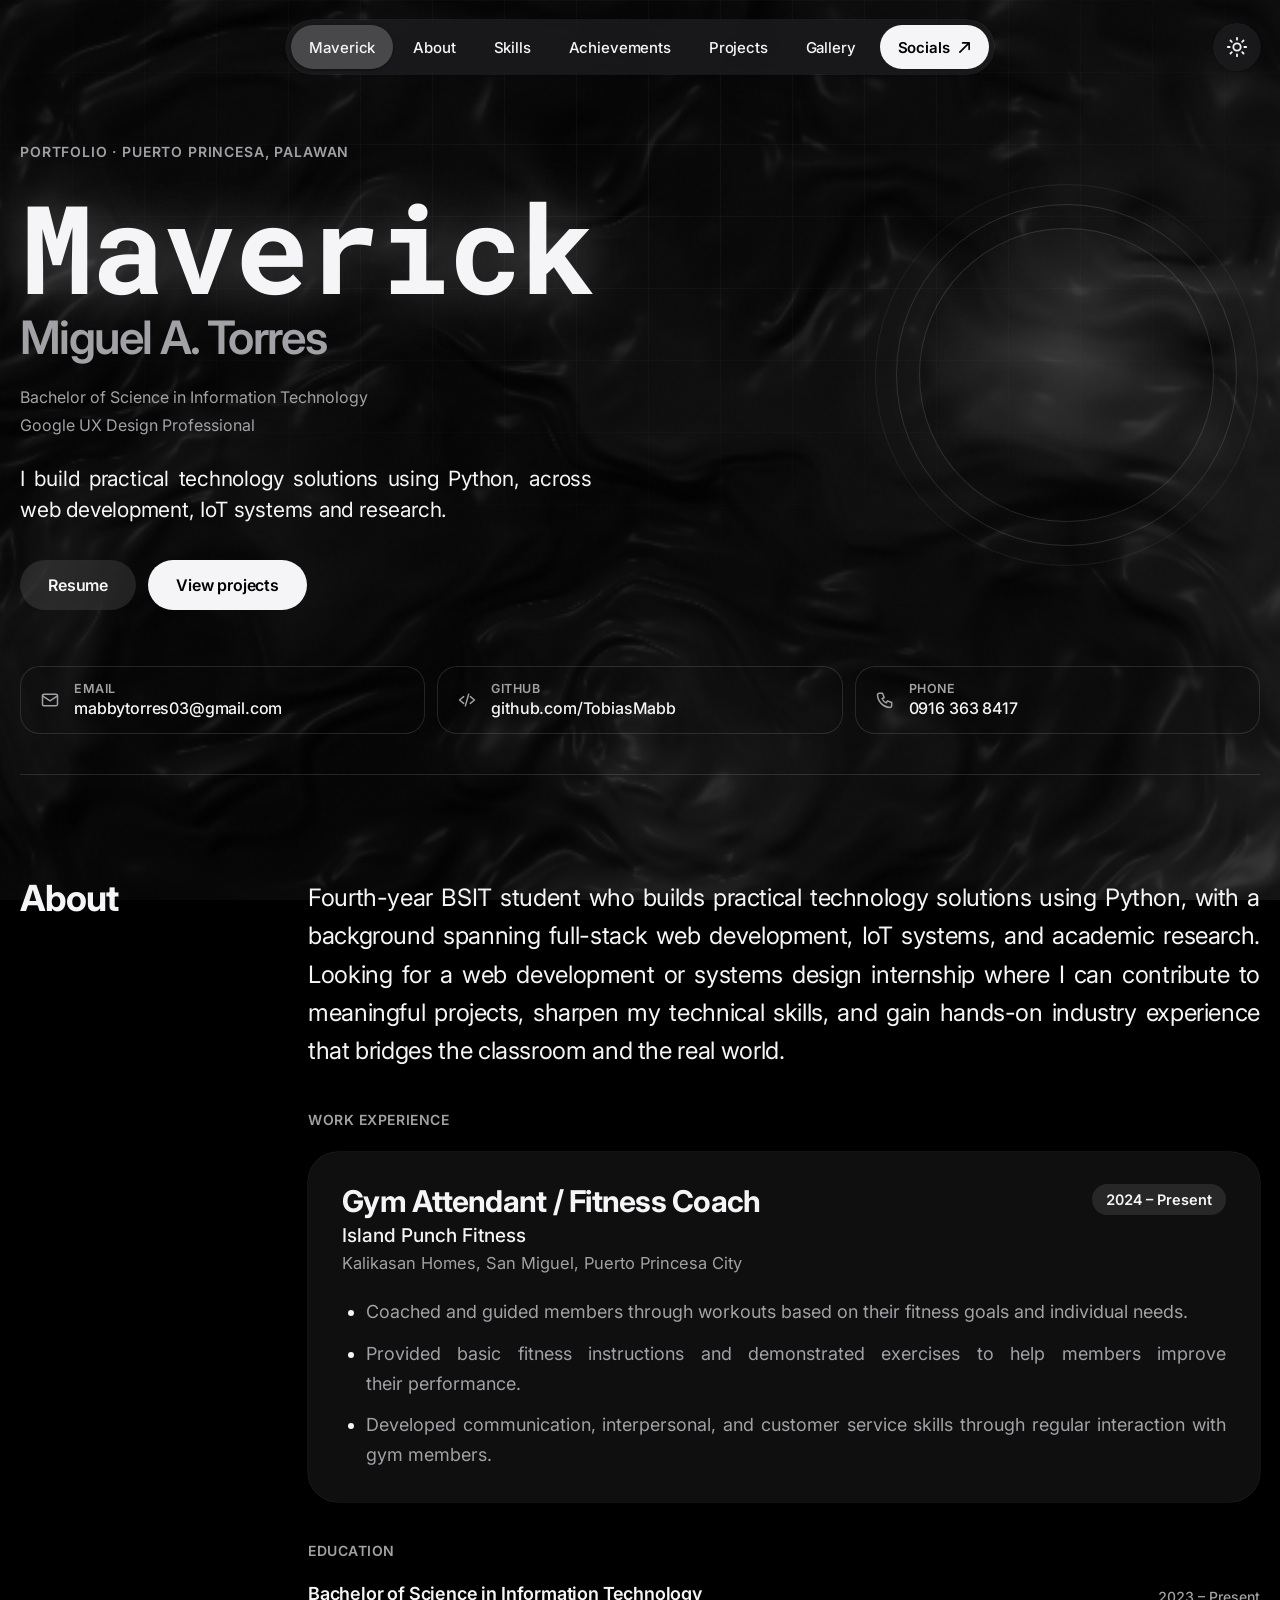
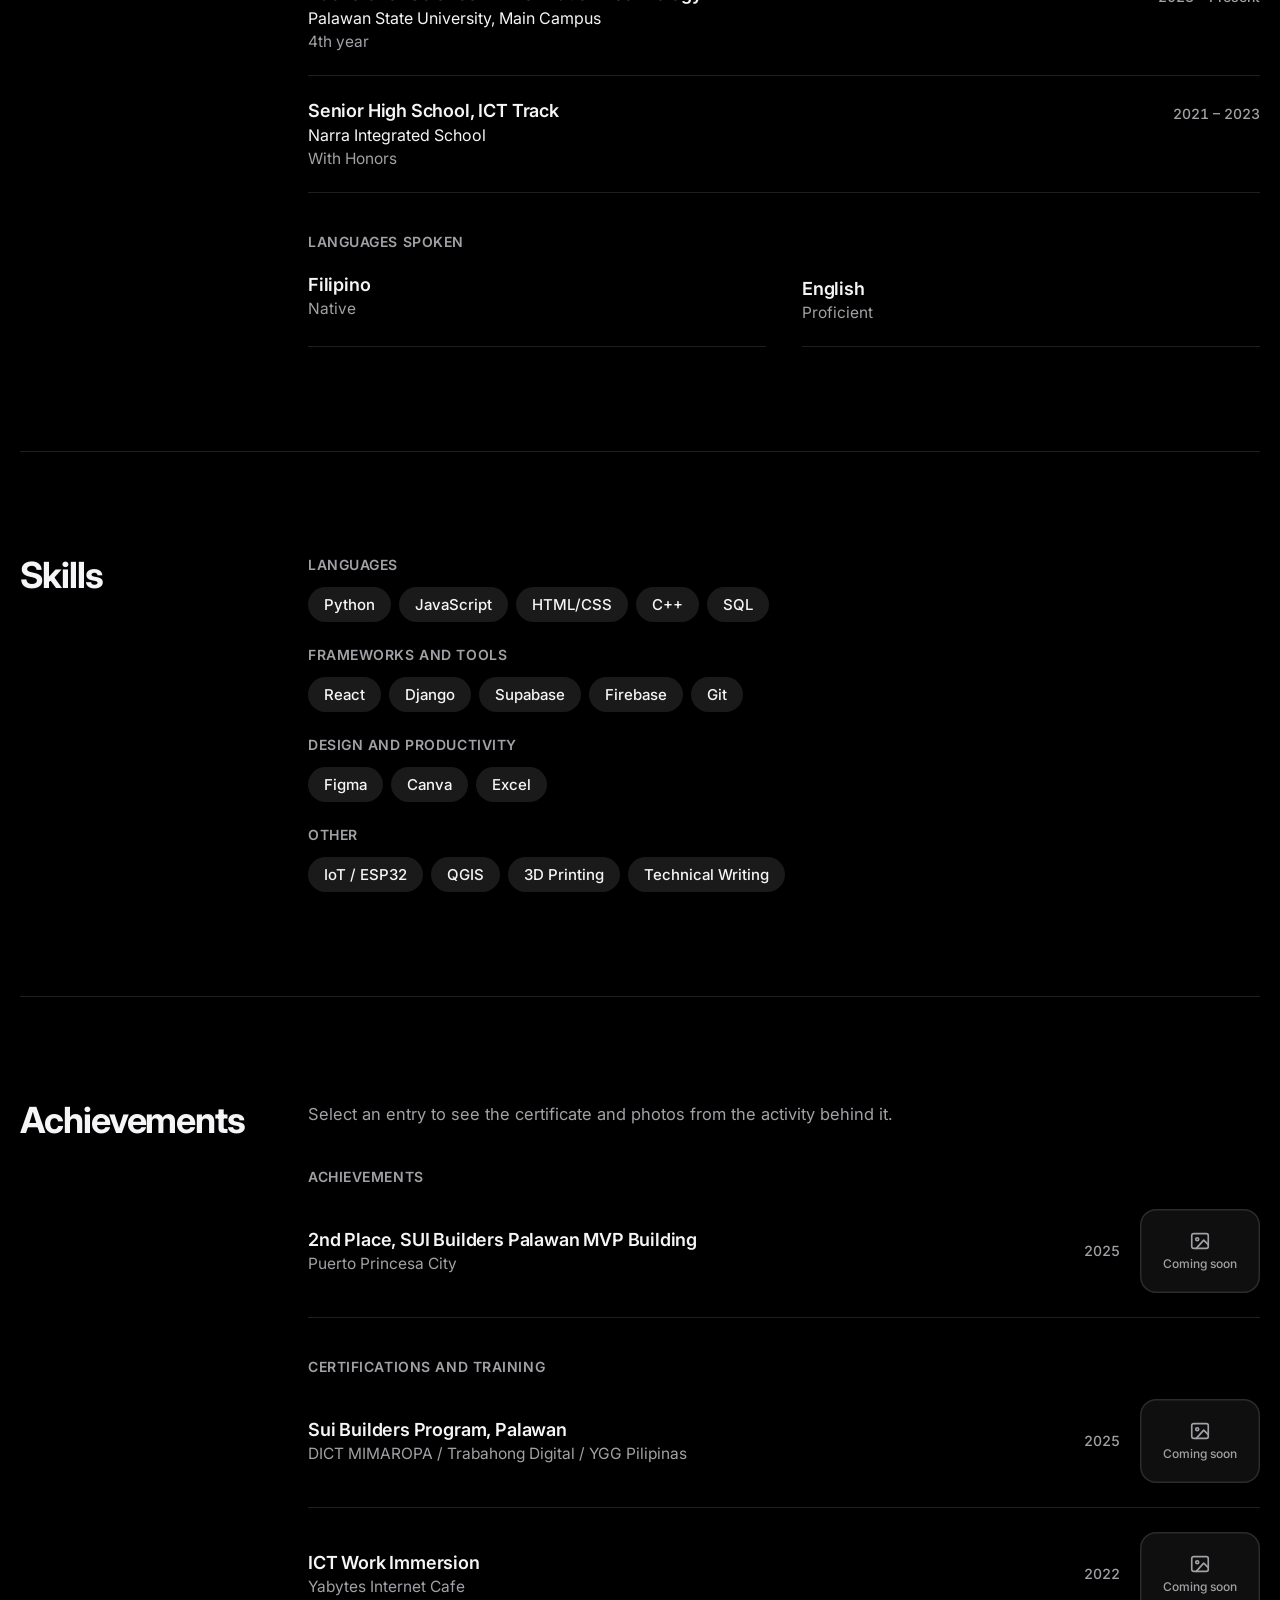
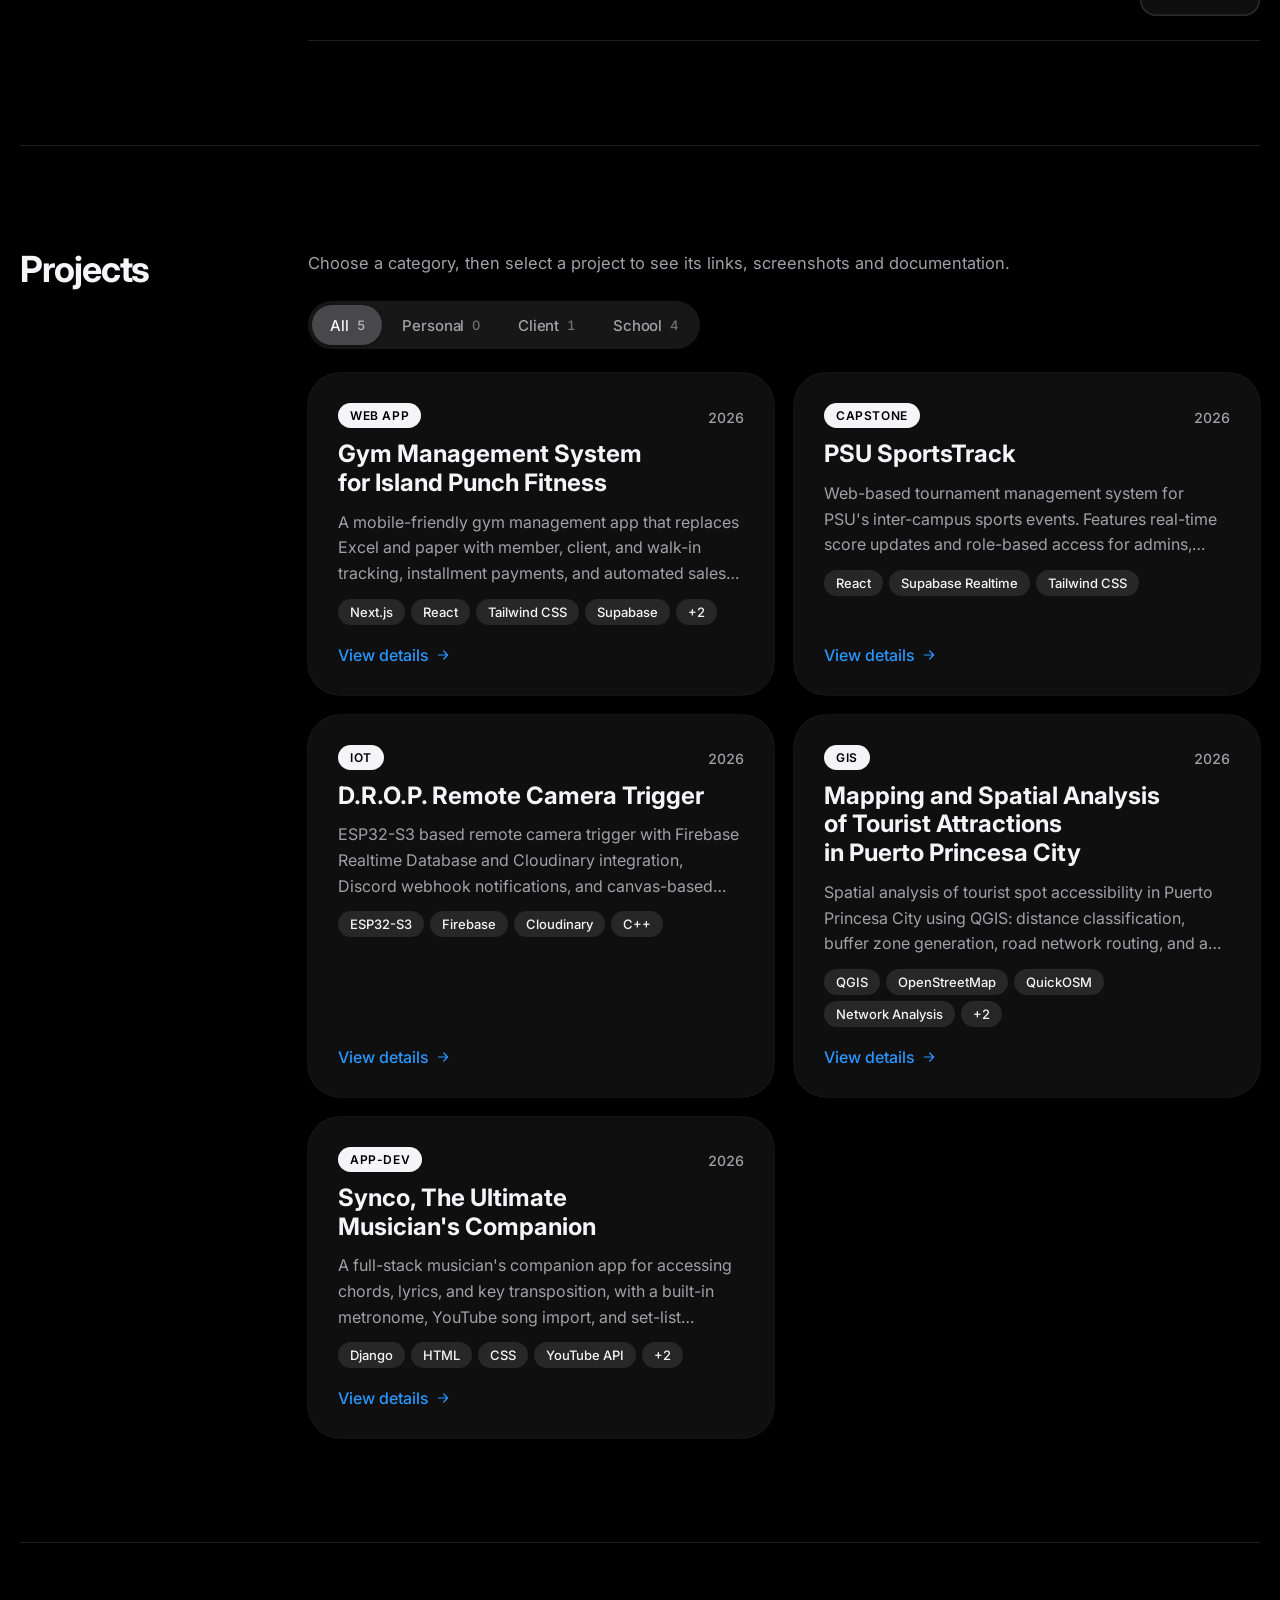
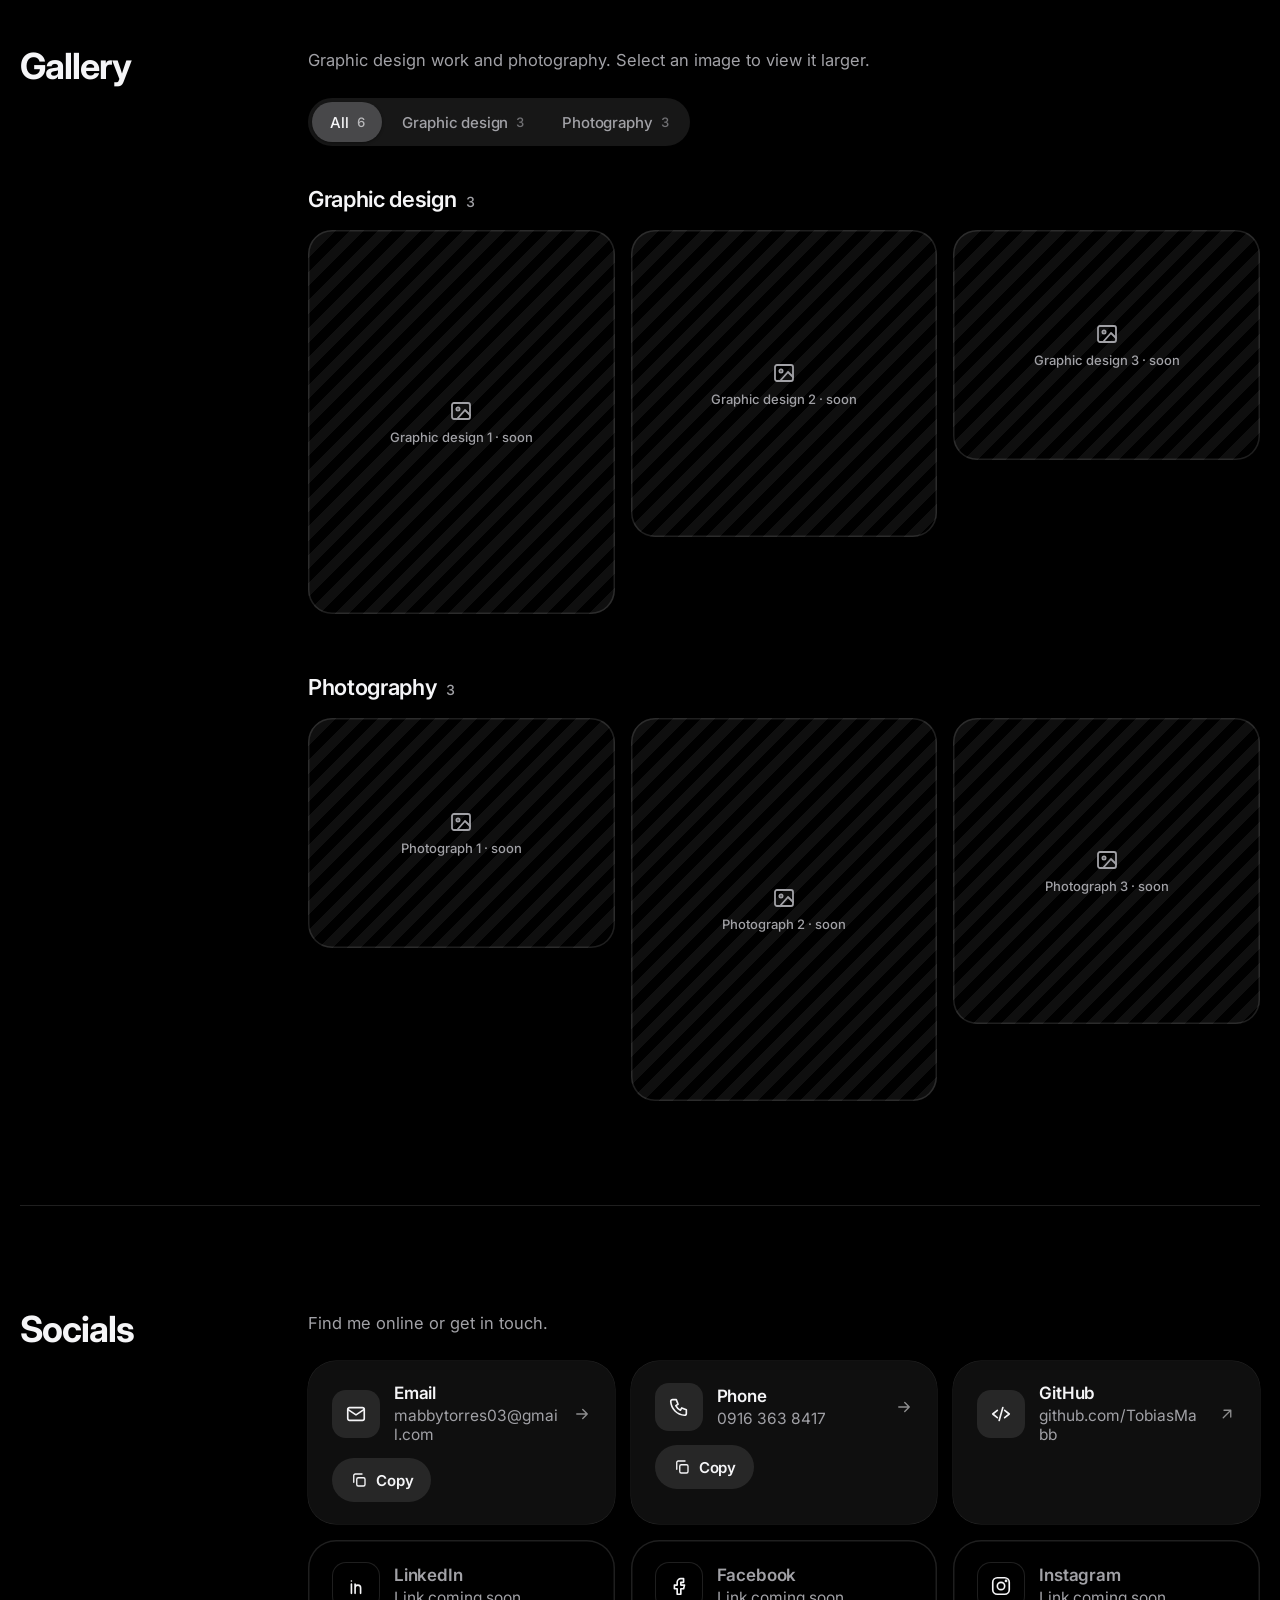
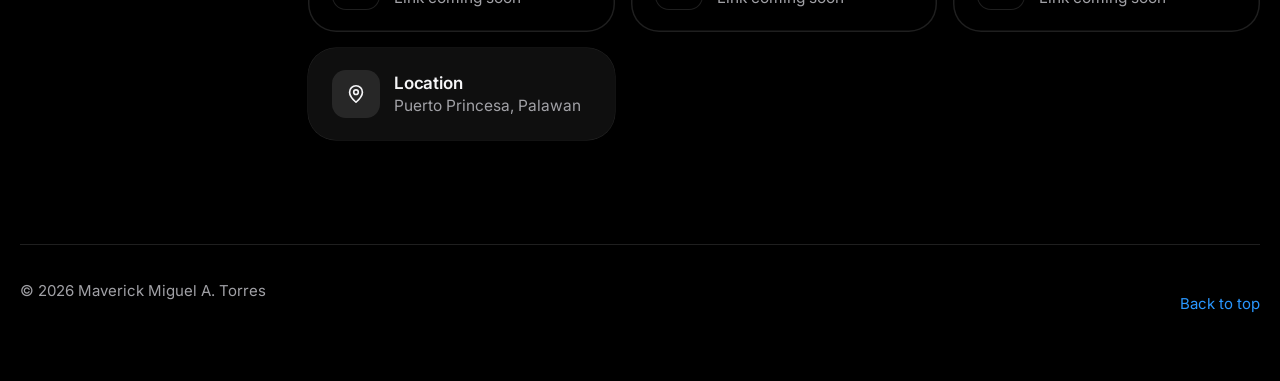
<file: index.html>
<!doctype html>
<html lang="en">
<head>
  <meta charset="utf-8">
  <meta name="viewport" content="width=device-width, initial-scale=1">
  <title>Maverick Portfolio</title>
  <meta name="description" content="Portfolio of Maverick Miguel A. Torres, BSIT student at Palawan State University: web, IoT and GIS projects, certificates and experience.">
  <meta name="theme-color" id="theme-color" content="#050505">
  <link rel="icon" href="data:image/svg+xml,%3Csvg xmlns='http://www.w3.org/2000/svg' viewBox='0 0 64 64'%3E%3Crect width='64' height='64' rx='14' fill='%23050505'/%3E%3Ctext x='32' y='45' font-family='monospace' font-size='38' font-weight='700' text-anchor='middle' fill='%23ffffff'%3EM%3C/text%3E%3C/svg%3E">
  <link rel="preconnect" href="https://fonts.googleapis.com">
  <link rel="preconnect" href="https://fonts.gstatic.com" crossorigin>
  <link rel="stylesheet" href="https://fonts.googleapis.com/css2?family=Inter:wght@400;500;600&family=Roboto+Mono:wght@400;500;700&display=swap">
  <link rel="stylesheet" href="css/styles.css">
  <link rel="stylesheet" href="css/motion.css">
</head>
<body>
<a class="skip" href="#top">Skip to content</a>

<header class="topbar">
  <nav class="nav" aria-label="Main">
    <a href="#top">Maverick</a>
    <a href="#about">About</a>
    <a href="#skills">Skills</a>
    <a href="#achievements">Achievements</a>
    <a href="#projects">Projects</a>
    <a href="#gallery">Gallery</a>
    <a class="chip" href="#socials">Socials
      <svg width="13" height="13" viewBox="0 0 14 14" fill="none" stroke="currentColor" stroke-width="1.8" stroke-linecap="round" stroke-linejoin="round" aria-hidden="true"><path d="M2 12 12 2M5 2h7v7"/></svg>
    </a>
  </nav>
  <button class="toggle" id="theme" type="button" aria-label="Toggle light and dark mode">
    <svg class="moon" viewBox="0 0 24 24" fill="currentColor" aria-hidden="true"><path d="M20.5 14.2A8.5 8.5 0 0 1 9.8 3.5a.6.6 0 0 0-.8-.7A9.5 9.5 0 1 0 21.2 15a.6.6 0 0 0-.7-.8Z"/></svg>
    <svg class="sun" viewBox="0 0 24 24" fill="none" stroke="currentColor" stroke-width="2" stroke-linecap="round" aria-hidden="true"><circle cx="12" cy="12" r="4"/><path d="M12 2v2M12 20v2M4.9 4.9l1.4 1.4M17.7 17.7l1.4 1.4M2 12h2M20 12h2M4.9 19.1l1.4-1.4M17.7 6.3l1.4-1.4"/></svg>
  </button>
</header>

<main id="top" tabindex="-1">
  <div class="hero" id="hero">
    <div class="id">
      <p class="eyebrow">Portfolio &middot; Puerto Princesa, Palawan</p>
      <h1><span class="first">Maverick</span><span class="rest">Miguel A. Torres</span></h1>
      <ul class="creds">
        <li>Bachelor of Science in Information Technology</li>
        <li>Google UX Design Professional</li>
      </ul>
      <p class="intro">I build practical technology solutions using Python, across web development, IoT systems and research.</p>
      <div class="actions">
        <button class="resume" type="button" id="resume">Resume</button>
        <a class="btn-solid" href="#projects">View projects</a>
      </div>
    </div>

    <!-- PHOTO: when you have a new picture, replace the orb below with:
         <img class="portrait" src="images/portrait.png" alt="Portrait of Maverick Miguel A. Torres"> -->
    <div class="orb" aria-hidden="true"></div>

    <ul class="facts" id="contact-strip" aria-label="Contact"></ul>
  </div>

  <section id="about" aria-labelledby="h-about">
    <h2 id="h-about">About</h2>
    <div class="sec-body">
      <p class="lead">Fourth-year BSIT student who builds practical technology solutions using Python, with a background spanning full-stack web development, IoT systems, and academic research. Looking for a web development or systems design internship where I can contribute to meaningful projects, sharpen my technical skills, and gain hands-on industry experience that bridges the classroom and the real world.</p>

      <h3>Work experience</h3>
      <div class="jobs" id="experience-list"></div>

      <h3>Education</h3>
      <ul class="rows">
        <li>
          <div><strong>Bachelor of Science in Information Technology</strong><span class="org">Palawan State University, Main Campus</span><span class="meta">4th year</span></div>
          <span class="when">2023 – Present</span>
        </li>
        <li>
          <div><strong>Senior High School, ICT Track</strong><span class="org">Narra Integrated School</span><span class="meta">With Honors</span></div>
          <span class="when">2021 – 2023</span>
        </li>
      </ul>

      <h3>Languages spoken</h3>
      <ul class="rows two">
        <li><div><strong>Filipino</strong><span class="meta">Native</span></div></li>
        <li><div><strong>English</strong><span class="meta">Proficient</span></div></li>
      </ul>
    </div>
  </section>

  <section id="skills" aria-labelledby="h-skills">
    <h2 id="h-skills">Skills</h2>
    <div class="sec-body skills" id="skills-list"></div>
  </section>

  <section id="achievements" aria-labelledby="h-achievements">
    <h2 id="h-achievements">Achievements</h2>
    <div class="sec-body">
      <p class="hint">Select an entry to see the certificate and photos from the activity behind it.</p>
      <h3>Achievements</h3>
      <ul class="rows certs" id="achievement-list"></ul>
      <h3>Certifications and training</h3>
      <ul class="rows certs" id="training-list"></ul>
    </div>
  </section>

  <section id="projects" aria-labelledby="h-projects">
    <h2 id="h-projects">Projects</h2>
    <div class="sec-body">
      <p class="hint">Choose a category, then select a project to see its links, screenshots and documentation.</p>
      <div class="tabs" role="tablist" aria-label="Project categories" id="project-tabs"></div>
      <div id="project-panel" role="tabpanel">
        <ul class="project-grid" id="project-grid"></ul>
      </div>
      <p class="sr-only" id="project-status" role="status"></p>
    </div>
  </section>

  <section id="gallery" aria-labelledby="h-gallery">
    <h2 id="h-gallery">Gallery</h2>
    <div class="sec-body">
      <p class="hint">Graphic design work and photography. Select an image to view it larger.</p>
      <div class="tabs" role="tablist" aria-label="Gallery categories" id="gallery-tabs"></div>
      <div id="gallery-panel" role="tabpanel">
        <div class="g-groups" id="gallery-groups" hidden></div>
        <ul class="gallery-grid" id="gallery-grid"></ul>
      </div>
      <p class="sr-only" id="gallery-status" role="status"></p>
    </div>
  </section>

  <section id="socials" aria-labelledby="h-socials">
    <h2 id="h-socials">Socials</h2>
    <div class="sec-body">
      <p class="hint">Find me online or get in touch.</p>
      <ul class="socials" id="social-list"></ul>
    </div>
  </section>
</main>

<footer class="foot">
  <p>&copy; <span id="year">2026</span> Maverick Miguel A. Torres</p>
  <a href="#top">Back to top</a>
</footer>

<noscript><p class="noscript">This portfolio needs JavaScript to show its projects, certificates and contact links. Please turn it on in your browser.</p></noscript>

<!-- Project details -->
<dialog id="project-dialog" class="sheet" aria-labelledby="pd-title">
  <div class="sheet-bar">
    <p class="sheet-kicker" id="pd-kicker"></p>
    <div class="sheet-nav">
      <button type="button" class="icon-btn" id="pd-prev" aria-label="Previous project" data-icon="chev-left"></button>
      <button type="button" class="icon-btn" id="pd-next" aria-label="Next project" data-icon="chev-right"></button>
      <button type="button" class="icon-btn" id="pd-close" aria-label="Close project details" data-icon="close" autofocus></button>
    </div>
  </div>
  <div class="sheet-body" id="pd-body"></div>
</dialog>

<!-- Achievement and certificate details -->
<dialog id="cert-dialog" class="sheet" aria-labelledby="cd-title">
  <div class="sheet-bar">
    <p class="sheet-kicker" id="cd-kicker"></p>
    <div class="sheet-nav">
      <button type="button" class="icon-btn" id="cd-prev" aria-label="Previous entry" data-icon="chev-left"></button>
      <button type="button" class="icon-btn" id="cd-next" aria-label="Next entry" data-icon="chev-right"></button>
      <button type="button" class="icon-btn" id="cd-close" aria-label="Close details" data-icon="close" autofocus></button>
    </div>
  </div>
  <div class="sheet-body" id="cd-body"></div>
</dialog>

<!-- Image viewer for certificates and screenshots -->
<dialog id="lightbox" class="lightbox" aria-label="Image viewer">
  <button type="button" class="icon-btn lb-close" id="lb-close" aria-label="Close image viewer" data-icon="close"></button>
  <button type="button" class="icon-btn lb-prev" id="lb-prev" aria-label="Previous image" data-icon="chev-left"></button>
  <button type="button" class="icon-btn lb-next" id="lb-next" aria-label="Next image" data-icon="chev-right"></button>
  <figure class="lb-fig">
    <img id="lb-img" alt="">
    <p class="lb-missing" id="lb-missing" hidden></p>
    <figcaption id="lb-cap"></figcaption>
  </figure>
</dialog>

<div class="toast" id="toast" role="status" aria-live="polite"></div>

<script src="js/data.js"></script>
<script src="js/config.js"></script>
<!-- db.js loads your content from the database, then starts js/main.js -->
<script src="js/db.js"></script>
<!-- flowing black-and-white liquid background; delete this line to turn it off -->
<script src="js/liquid.js"></script>
<!-- motion: hero intro, scroll reveals, pointer effects; delete this line and the motion.css link to turn it off -->
<script src="js/motion.js"></script>
</body>
</html>
</file>
<file: css/styles.css>
/* Apple-inspired look on the black-and-white Figma layout: frosted glass, big soft corners, segmented tabs, pill buttons, system font. Giant mono wordmark and glowing orb stay as the signature. */
:root {
  color-scheme: dark;
  --bg: #000000;
  --panel: #1c1c1e;
  --fg: #f5f5f7;
  --muted: #a1a1a6;
  --line: rgba(255, 255, 255, .12);
  --glass: rgba(255, 255, 255, .06);
  --glass-hi: rgba(255, 255, 255, .11);
  --glow-a: rgba(255, 255, 255, .16);
  --glow-b: rgba(255, 255, 255, .06);
  --grid: rgba(255, 255, 255, .045);
  --solid-bg: #f5f5f7;
  --solid-fg: #000000;
  --pill-bg: rgba(255, 255, 255, .1);
  --pill-shadow: 0 0 0 .5px rgba(255, 255, 255, .14);
  --text-glow: 0 0 60px rgba(255, 255, 255, .35);
  --accent: #2997ff;
  --seg-bg: rgba(255, 255, 255, .09);
  --seg-on: #48484a;
  --nav-bg: rgba(28, 28, 30, .84);
  --shadow-sm: 0 1px 3px rgba(0, 0, 0, .4);
  --shadow-lg: 0 24px 80px rgba(0, 0, 0, .55);
  --ease: cubic-bezier(.2, .8, .2, 1);
  --font-display: "Roboto Mono", ui-monospace, "SF Mono", SFMono-Regular, Menlo, Consolas, monospace;
  --font-ui: -apple-system, BlinkMacSystemFont, "SF Pro Display", "SF Pro Text", "Inter", system-ui, "Segoe UI", Roboto, sans-serif;
}
:root[data-theme="light"] {
  color-scheme: light;
  --bg: #f5f5f7;
  --panel: #ffffff;
  --fg: #1d1d1f;
  --muted: #5f5f64;
  --line: rgba(0, 0, 0, .12);
  --glass: rgba(255, 255, 255, .72);
  --glass-hi: rgba(255, 255, 255, .95);
  --glow-a: rgba(255, 255, 255, 1);
  --glow-b: rgba(0, 0, 0, .05);
  --grid: rgba(0, 0, 0, .05);
  --solid-bg: #1d1d1f;
  --solid-fg: #ffffff;
  --pill-bg: rgba(0, 0, 0, .06);
  --pill-shadow: 0 0 0 .5px rgba(0, 0, 0, .1);
  --text-glow: none;
  --accent: #0066cc;
  --seg-bg: rgba(0, 0, 0, .06);
  --seg-on: #ffffff;
  --nav-bg: rgba(255, 255, 255, .86);
  --shadow-sm: 0 1px 3px rgba(0, 0, 0, .14);
  --shadow-lg: 0 24px 80px rgba(0, 0, 0, .16);
}

* { box-sizing: border-box; }
[hidden] { display: none !important; }
html { scroll-behavior: smooth; scroll-padding-top: 96px; -webkit-text-size-adjust: 100%; } /* the sticky menu never covers what you tab to */
html:has(dialog[open]) { overflow: hidden; }
body {
  margin: 0;
  position: relative;
  min-height: 100vh;
  background: var(--bg);
  color: var(--fg);
  font-family: var(--font-ui);
  -webkit-font-smoothing: antialiased;
  -moz-osx-font-smoothing: grayscale;
  padding-left: max(20px, env(safe-area-inset-left, 0px));
  padding-right: max(20px, env(safe-area-inset-right, 0px));
  overflow-x: hidden;
  transition: background .3s, color .3s;
}
a { color: inherit; text-decoration: none; }
button { font-family: inherit; }
:focus-visible { outline: 3px solid var(--accent); outline-offset: 3px; border-radius: 8px; }
main:focus { outline: none; }
.sr-only { position: absolute; width: 1px; height: 1px; margin: -1px; padding: 0; overflow: hidden; clip: rect(0 0 0 0); white-space: nowrap; border: 0; }
.ico { display: inline-flex; width: 18px; height: 18px; flex-shrink: 0; }
.ico svg { width: 100%; height: 100%; }
.skip {
  position: absolute; left: 16px; top: -64px; z-index: 50;
  background: var(--solid-bg); color: var(--solid-fg);
  padding: 12px 20px; border-radius: 999px; font-weight: 600; font-size: 15px;
  transition: top .2s;
}
.skip:focus { top: 12px; }
.noscript { max-width: 60ch; margin: 40px auto; padding: 20px; border: 1px dashed var(--line); border-radius: 20px; color: var(--muted); }

/* luminous background: soft glows, then a very faint grid that fades out from the top */
body::before {
  content: "";
  position: fixed; inset: 0; z-index: -2; pointer-events: none;
  background:
    radial-gradient(65vw 48vw at 50% -8%, var(--glow-a), transparent 66%),
    radial-gradient(42vw 42vw at 8% 58%, var(--glow-b), transparent 70%),
    radial-gradient(46vw 46vw at 96% 88%, var(--glow-b), transparent 70%);
  animation: breathe 10s ease-in-out infinite alternate;
}
body::after {
  content: "";
  position: fixed; inset: 0; z-index: -1; pointer-events: none;
  background-image:
    linear-gradient(var(--grid) 1px, transparent 1px),
    linear-gradient(90deg, var(--grid) 1px, transparent 1px);
  background-size: 72px 72px;
  -webkit-mask-image: radial-gradient(ellipse 85% 65% at 50% 18%, #000 0%, transparent 78%);
  mask-image: radial-gradient(ellipse 85% 65% at 50% 18%, #000 0%, transparent 78%);
}
@keyframes breathe { from { opacity: .72; } to { opacity: 1; } }

/* top bar: a floating frosted pill, like the macOS dock */
.topbar {
  position: sticky; top: env(safe-area-inset-top, 0px); z-index: 5;
  display: grid; grid-template-columns: 1fr auto 1fr; align-items: center;
  padding-block: 20px 10px;
  max-width: 1360px; margin-inline: auto;
}
.nav {
  grid-column: 2;
  display: flex; align-items: center; gap: 2px;
  background: var(--nav-bg); box-shadow: var(--pill-shadow), var(--shadow-sm);
  -webkit-backdrop-filter: saturate(180%) blur(24px); backdrop-filter: saturate(180%) blur(24px);
  border-radius: 999px; padding: 5px;
  overflow-x: auto; max-width: 100%;
  scrollbar-width: none;
}
.nav::-webkit-scrollbar { display: none; }
.nav a {
  font-size: 15px; font-weight: 500; letter-spacing: -.01em;
  white-space: nowrap;
  display: inline-flex; align-items: center; min-height: 44px; padding: 8px 18px; border-radius: 999px;
  transition: background .25s var(--ease), color .25s;
}
.nav a:hover { background: var(--pill-bg); }
.nav a[aria-current="true"]:not(.chip) { background: var(--seg-on); box-shadow: var(--shadow-sm); }
.nav a.chip {
  background: var(--solid-bg); color: var(--solid-fg);
  font-weight: 600; display: inline-flex; align-items: center; gap: 8px; margin-left: 4px;
}
.nav a.chip:hover { background: var(--solid-bg); opacity: .85; }
.toggle {
  grid-column: 3; justify-self: end;
  width: 46px; height: 46px; border-radius: 50%; border: 0; cursor: pointer;
  background: var(--nav-bg); color: var(--fg); box-shadow: var(--pill-shadow), var(--shadow-sm);
  -webkit-backdrop-filter: saturate(180%) blur(24px); backdrop-filter: saturate(180%) blur(24px);
  display: grid; place-items: center;
  transition: transform .2s var(--ease);
}
.toggle:active { transform: scale(.92); }
.toggle svg { width: 22px; height: 22px; }
.toggle .moon { display: none; }
:root[data-theme="light"] .toggle .moon { display: block; }
:root[data-theme="light"] .toggle .sun { display: none; }

/* hero */
.hero {
  max-width: 1360px; margin-inline: auto;
  min-height: 640px; padding-block: 56px 40px;
  display: grid; grid-template-columns: minmax(0, 1.35fr) minmax(0, .65fr);
  grid-template-areas: "id orb" "facts facts";
  align-items: center; column-gap: 48px; row-gap: 56px;
}
.id { grid-area: id; min-width: 0; }
.eyebrow { margin: 0 0 22px; max-width: none; font-size: 14px; font-weight: 600; letter-spacing: .06em; text-transform: uppercase; color: var(--muted); }
.id h1 { margin: 0 0 22px; display: flex; flex-direction: column; gap: .12em; }
.id h1 .first {
  font-family: var(--font-display); font-weight: 700; letter-spacing: -.02em; line-height: 1;
  font-size: clamp(56px, 9.6vw, 140px); text-shadow: var(--text-glow);
}
.id h1 .rest { font-size: clamp(26px, 3.6vw, 52px); font-weight: 600; letter-spacing: -.035em; line-height: 1.1; color: var(--muted); }
.id .creds { margin: 0; padding: 0; list-style: none; font-size: 16px; line-height: 1.7; color: var(--muted); }
.id .intro { margin: 24px 0 0; max-width: 44ch; font-size: 21px; line-height: 1.5; letter-spacing: -.01em; color: var(--fg); }
.actions { margin-top: 34px; display: flex; flex-wrap: wrap; gap: 12px; }

/* buttons: pill shaped, sentence case, they press down a little when tapped */
.resume, .btn-solid {
  display: inline-flex; align-items: center; justify-content: center;
  min-height: 50px; padding: 0 28px; border: 0; cursor: pointer;
  border-radius: 999px; font-size: 16px; font-weight: 600; letter-spacing: -.01em;
  transition: transform .25s var(--ease), background .25s, box-shadow .25s, opacity .2s;
}
.resume { background: var(--pill-bg); color: var(--fg); -webkit-backdrop-filter: blur(20px); backdrop-filter: blur(20px); }
.btn-solid { background: var(--solid-bg); color: var(--solid-fg); }
.resume:hover { background: var(--glass-hi); }
.btn-solid:hover { opacity: .88; }
.resume:active, .btn-solid:active { transform: scale(.97); }

/* glowing orb: stands in for the portrait until a new photo is added */
.orb {
  grid-area: orb; position: relative; justify-self: center;
  width: min(76%, 330px); aspect-ratio: 1; border-radius: 50%;
  background: radial-gradient(circle at 50% 38%, var(--glow-a), transparent 64%);
  box-shadow: 0 0 140px var(--glow-b), inset 0 0 0 1px var(--line);
}
.orb::before, .orb::after { content: ""; position: absolute; border-radius: 50%; border: 1px solid var(--line); }
.orb::before { inset: -8%; }
.orb::after { inset: -15%; opacity: .5; }
.portrait { grid-area: orb; width: 100%; max-width: 440px; height: auto; justify-self: center; align-self: end; border-radius: 32px; }

/* primary contacts under the hero: three quiet outlined tiles */
.facts {
  grid-area: facts; list-style: none; margin: 0; padding: 0;
  display: grid; grid-template-columns: repeat(3, minmax(0, 1fr)); gap: 12px;
}
.contact {
  display: flex; align-items: center; gap: 14px; min-height: 68px; padding: 14px 20px;
  border-radius: 20px; box-shadow: inset 0 0 0 1px var(--line);
  transition: background .25s, box-shadow .25s, transform .25s var(--ease);
}
.contact:hover { background: var(--glass); box-shadow: inset 0 0 0 1px color-mix(in srgb, var(--fg) 30%, transparent); }
.contact:active { transform: scale(.985); }
.contact .ico { width: 20px; height: 20px; color: var(--muted); }
.c-text { display: flex; flex-direction: column; gap: 2px; min-width: 0; }
.c-label { font-size: 12.5px; font-weight: 600; letter-spacing: .04em; text-transform: uppercase; color: var(--muted); }
.c-value { font-size: 16px; font-weight: 500; letter-spacing: -.01em; overflow-wrap: anywhere; }
@media (max-width: 1100px) { .facts { grid-template-columns: 1fr; } }

/* content sections */
main section {
  max-width: 1360px; margin-inline: auto; padding-block: 104px;
  border-top: 1px solid var(--line); scroll-margin-top: 90px;
  display: grid; grid-template-columns: 240px minmax(0, 1fr); column-gap: 48px;
}
main h2 { margin: 0; position: sticky; top: 110px; align-self: start; font-size: clamp(28px, 3vw, 36px); font-weight: 700; letter-spacing: -.03em; line-height: 1.1; text-wrap: balance; }
main p { margin: 0; max-width: 62ch; line-height: 1.65; color: var(--muted); font-size: 17px; }
.sec-body { min-width: 0; display: flex; flex-direction: column; gap: 22px; }
.sec-body h3 { margin: 18px 0 0; font-size: 14px; font-weight: 600; letter-spacing: .04em; text-transform: uppercase; color: var(--muted); }
.sec-body > .hint { font-size: 16px; }
.lead { max-width: 60ch; font-size: clamp(20px, 2vw, 24px); line-height: 1.55; letter-spacing: -.015em; color: var(--fg); }
.rows { list-style: none; margin: 0; padding: 0; display: flex; flex-direction: column; }
.rows li { display: flex; justify-content: space-between; gap: 20px; padding-block: 20px; border-bottom: 1px solid var(--line); }
.rows li:first-child { padding-top: 4px; }
.rows li > div { min-width: 0; display: flex; flex-direction: column; gap: 4px; }
.rows strong { font-weight: 600; font-size: 18px; letter-spacing: -.01em; }
.org { font-size: 16px; color: var(--fg); }
.meta { font-size: 15.5px; color: var(--muted); overflow-wrap: anywhere; }
.when { font-size: 14px; font-weight: 500; color: var(--muted); white-space: nowrap; font-variant-numeric: tabular-nums; }
.rows.two { flex-direction: row; gap: 36px; }
.rows.two li { flex: 1; padding-top: 4px; }

/* work experience */
.jobs { display: flex; flex-direction: column; }
.job { display: flex; flex-direction: column; gap: 14px; padding-block: 24px; border-bottom: 1px solid var(--line); }
.job:first-child { padding-top: 4px; }
.job-head { display: flex; justify-content: space-between; gap: 20px; }
.job-head > div { display: flex; flex-direction: column; gap: 4px; min-width: 0; }
.job-head strong { font-size: 20px; font-weight: 600; letter-spacing: -.015em; }
.bullets { margin: 0; padding-left: 22px; display: flex; flex-direction: column; gap: 8px; color: var(--muted); font-size: 16.5px; line-height: 1.6; }
.bullets li::marker { color: var(--fg); }

/* certificates */
.certs li { align-items: center; }
.certs .row-main { flex: 1; }
.certs .row-side { flex-direction: row; align-items: center; gap: 20px; flex-shrink: 0; }
.thumb {
  position: relative; width: 120px; height: 84px; padding: 0; flex-shrink: 0;
  border: 0; border-radius: 16px; overflow: hidden;
  background: var(--glass); box-shadow: var(--pill-shadow); color: var(--muted); font: inherit; cursor: zoom-in;
  display: grid; place-items: center;
  transition: transform .3s var(--ease), box-shadow .3s;
}
.thumb img { width: 100%; height: 100%; object-fit: cover; display: block; }
.thumb:hover { transform: scale(1.04); box-shadow: var(--pill-shadow), var(--shadow-lg); }
.thumb-count { position: absolute; right: 6px; bottom: 6px; padding: 2px 9px; border-radius: 999px; background: var(--solid-bg); color: var(--solid-fg); font-size: 12px; font-weight: 600; }
.thumb.is-pending, .thumb.is-broken {
  cursor: default; box-shadow: inset 0 0 0 1.5px var(--line); align-content: center; gap: 4px;
  font-size: 12px; font-weight: 500; text-align: center;
}
.thumb.is-pending:hover, .thumb.is-broken:hover { transform: none; }
.thumb .ico { width: 22px; height: 22px; }

/* clickable achievements */
.certs li.is-link { position: relative; border-radius: 18px; transition: background .25s; }
.certs li.is-link:hover { background: var(--glass); }
.row-open {
  all: unset; box-sizing: border-box; display: flex; flex-direction: column; gap: 4px; min-width: 0; cursor: pointer; text-align: left;
}
.row-open::after { content: ""; position: absolute; inset: 0; border-radius: 18px; }
.row-open:focus-visible { outline: none; }
.row-open:focus-visible::after { outline: 2px solid var(--fg); outline-offset: 2px; }
.row-open strong { font-weight: 600; font-size: 18px; letter-spacing: -.01em; }
.row-cta { display: inline-flex; align-items: center; gap: 6px; margin-top: 6px; font-size: 14px; font-weight: 600; color: var(--fg); }
.row-cta .ico { width: 16px; height: 16px; transition: transform .25s var(--ease); }
.certs li.is-link:hover .row-cta .ico { transform: translateX(4px); }
.certs li.is-link .thumb { position: relative; z-index: 1; cursor: pointer; }
.certs li.is-link { padding-inline: 14px; margin-inline: -14px; }
.moments { grid-template-columns: repeat(auto-fill, minmax(220px, 1fr)); gap: 18px 14px; }
.moment { margin: 0; display: flex; flex-direction: column; gap: 8px; min-width: 0; }
.moment .shot { width: 100%; }
.moment figcaption { font-size: 14.5px; line-height: 1.5; color: var(--muted); overflow-wrap: anywhere; }
.pd-sum.story { white-space: pre-line; }

/* tags and chips */
.tag { font-size: 12px; font-weight: 600; letter-spacing: .05em; text-transform: uppercase; padding: 5px 12px; border-radius: 999px; background: var(--solid-bg); color: var(--solid-fg); white-space: nowrap; }
.tag.ghost { background: transparent; color: var(--muted); box-shadow: inset 0 0 0 1px var(--line); }
.chips { list-style: none; margin: 0; padding: 0; display: flex; flex-wrap: wrap; gap: 8px; }
.chips li { font-size: 15px; font-weight: 500; padding: 8px 16px; border-radius: 999px; background: var(--pill-bg); }
.chips.sm { gap: 6px; }
.chips.sm li { font-size: 13px; padding: 5px 12px; }
.skills { gap: 32px; }
.skills .group { display: flex; flex-direction: column; gap: 14px; }
.skills .group h3 { margin: 0; }

/* category tabs: a segmented control, like iOS */
.tabs { display: flex; flex-wrap: nowrap; gap: 2px; align-self: flex-start; max-width: 100%; padding: 4px; border-radius: 999px; background: var(--seg-bg); overflow-x: auto; scrollbar-width: none; }
.tabs::-webkit-scrollbar { display: none; }
.tab {
  display: inline-flex; align-items: center; gap: 8px; flex-shrink: 0;
  min-height: 40px; padding: 0 18px; border: 0; border-radius: 999px; cursor: pointer;
  background: transparent; color: var(--muted); box-shadow: none;
  font-size: 15px; font-weight: 500; letter-spacing: -.01em; white-space: nowrap;
  transition: background .25s var(--ease), color .25s, box-shadow .25s;
}
.tab:hover { color: var(--fg); }
.tab[aria-selected="true"] { background: var(--seg-on); color: var(--fg); box-shadow: var(--shadow-sm); }
.tab .count { font-size: 13px; font-weight: 500; opacity: .65; font-variant-numeric: tabular-nums; }

/* project cards */
.project-grid { list-style: none; margin: 0; padding: 0; display: grid; grid-template-columns: repeat(2, minmax(0, 1fr)); gap: 20px; }
.project-grid > li { display: flex; min-width: 0; }
.card {
  position: relative; display: flex; flex-direction: column; gap: 14px; width: 100%; padding: 30px;
  border-radius: 32px; background: var(--glass); box-shadow: var(--pill-shadow);
  -webkit-backdrop-filter: saturate(180%) blur(24px); backdrop-filter: saturate(180%) blur(24px);
  transition: transform .4s var(--ease), box-shadow .4s, background .3s;
}
.card:hover { transform: translateY(-4px); box-shadow: var(--pill-shadow), var(--shadow-lg); background: var(--glass-hi); }
.card:active { transform: scale(.985); }
.card-top { display: flex; align-items: center; justify-content: space-between; gap: 12px; }
.sec-body .card-title { margin: 0; font-size: 24px; font-weight: 700; letter-spacing: -.025em; text-transform: none; line-height: 1.2; color: var(--fg); text-wrap: balance; }
.card-open { appearance: none; background: none; border: 0; padding: 0; margin: 0; font: inherit; color: inherit; text-align: left; cursor: pointer; }
.card-open::after { content: ""; position: absolute; inset: 0; border-radius: 32px; }
.card-open:focus-visible { outline: none; }
.card-open:focus-visible::after { outline: 3px solid var(--accent); outline-offset: 3px; }
.card-sum { display: -webkit-box; -webkit-line-clamp: 3; -webkit-box-orient: vertical; overflow: hidden; font-size: 16px; line-height: 1.55; }
.card-cta { margin-top: auto; padding-top: 6px; display: inline-flex; align-items: center; gap: 6px; font-size: 16px; font-weight: 500; color: var(--accent); }
.card-cta .ico { width: 16px; height: 16px; transition: transform .3s var(--ease); }
.card:hover .card-cta .ico { transform: translateX(4px); }
.empty {
  grid-column: 1 / -1; display: flex; flex-direction: column; align-items: center; justify-content: center; text-align: center; gap: 10px;
  padding: 56px 24px; border-radius: 32px; background: var(--glass); box-shadow: inset 0 0 0 1.5px var(--line); color: var(--muted);
}
.empty strong { color: var(--fg); font-size: 18px; }
.empty .ico { width: 30px; height: 30px; }

/* dialogs */
dialog { color: var(--fg); }
dialog::backdrop { background: rgba(0, 0, 0, .5); -webkit-backdrop-filter: blur(20px); backdrop-filter: blur(20px); }
.sheet {
  width: min(920px, calc(100vw - 24px)); max-width: none;
  max-height: min(90vh, 920px); max-height: min(90dvh, 920px);
  padding: 0; border: 0; border-radius: 34px; background: var(--panel); overflow: hidden;
  box-shadow: 0 0 0 .5px var(--line), var(--shadow-lg);
}
.sheet[open] { display: flex; flex-direction: column; animation: pop .35s var(--ease); }
@keyframes pop { from { opacity: 0; transform: translateY(16px) scale(.97); } to { opacity: 1; transform: none; } }
.sheet-bar { display: flex; align-items: center; justify-content: space-between; gap: 12px; padding: 14px 16px 12px 32px; border-bottom: 1px solid var(--line); flex-shrink: 0; }
.sheet-kicker { margin: 0; font-size: 14px; font-weight: 600; letter-spacing: .04em; text-transform: uppercase; color: var(--muted); }
.sheet-nav { display: flex; gap: 8px; }
.sheet-body { overflow-y: auto; overscroll-behavior: contain; padding: 30px 32px 38px; display: flex; flex-direction: column; gap: 22px; }
.icon-btn {
  width: 44px; height: 44px; border-radius: 50%; border: 0; cursor: pointer; padding: 0;
  display: grid; place-items: center; background: var(--pill-bg); color: var(--fg);
  transition: background .2s, transform .2s var(--ease);
}
.icon-btn:hover { background: var(--glass-hi); }
.icon-btn:active { transform: scale(.92); }
.icon-btn .ico { width: 20px; height: 20px; }

.pd-title { margin: 0; font-size: clamp(28px, 4vw, 42px); line-height: 1.1; font-weight: 700; letter-spacing: -.03em; text-wrap: balance; }
.pd-meta { display: flex; align-items: center; gap: 14px; }
.pd-sum { margin: 0; font-size: 18px; line-height: 1.65; color: var(--muted); max-width: 66ch; }
.pd-empty { margin: 0; color: var(--muted); font-size: 15px; }
.pd-sec { display: flex; flex-direction: column; gap: 14px; padding-top: 24px; border-top: 1px solid var(--line); }
.pd-sec h3 { margin: 0; font-size: 14px; font-weight: 600; letter-spacing: .04em; text-transform: uppercase; color: var(--muted); }
.btn-row { display: flex; flex-wrap: wrap; gap: 10px; }
.btn {
  display: inline-flex; align-items: center; gap: 8px; min-height: 46px; padding: 0 22px;
  border: 0; border-radius: 999px; font-size: 16px; font-weight: 600; letter-spacing: -.01em; cursor: pointer;
  background: var(--pill-bg); color: var(--fg);
  transition: transform .25s var(--ease), opacity .2s, background .2s;
}
.btn.solid { background: var(--solid-bg); color: var(--solid-fg); }
a.btn:hover { opacity: .88; }
a.btn:active { transform: scale(.97); }
.btn.is-pending { background: transparent; box-shadow: inset 0 0 0 1.5px var(--line); color: var(--muted); cursor: not-allowed; font-weight: 500; }
.btn.is-pending em { font-style: normal; font-size: 13px; }
.gallery { display: grid; grid-template-columns: repeat(auto-fill, minmax(190px, 1fr)); gap: 12px; }
.shot {
  position: relative; aspect-ratio: 16 / 10; padding: 0; display: block;
  border: 0; border-radius: 20px; overflow: hidden; background: var(--glass); box-shadow: var(--pill-shadow); cursor: zoom-in;
}
.shot img { width: 100%; height: 100%; object-fit: cover; display: block; transition: transform .5s var(--ease); }
.shot:hover img { transform: scale(1.05); }
.shot.is-pending {
  cursor: default; box-shadow: inset 0 0 0 1.5px var(--line); display: grid; place-content: center; justify-items: center; gap: 6px;
  color: var(--muted); font-size: 13px; font-weight: 500; text-align: center;
  background: repeating-linear-gradient(135deg, transparent 0 10px, var(--glass) 10px 20px);
}
.shot .ico { width: 24px; height: 24px; }
.docs { list-style: none; margin: 0; padding: 0; display: flex; flex-direction: column; gap: 10px; }
.doc { display: flex; align-items: center; gap: 14px; min-height: 60px; padding: 14px 20px; border-radius: 20px; background: var(--glass); box-shadow: var(--pill-shadow); transition: background .2s; }
a.doc:hover { background: var(--glass-hi); }
.doc.is-pending { background: transparent; box-shadow: inset 0 0 0 1.5px var(--line); color: var(--muted); cursor: not-allowed; }
.doc-name { flex: 1; min-width: 0; font-weight: 500; overflow-wrap: anywhere; }
.doc .soon { font-style: normal; font-size: 13px; }

/* image viewer */
.lightbox {
  width: 100vw; height: 100vh; height: 100dvh; max-width: none; max-height: none;
  margin: 0; padding: 0; border: 0; background: rgba(0, 0, 0, .92); color: #f5f5f7;
}
.lightbox[open] { display: grid; place-items: center; }
.lb-fig { margin: 0; display: flex; flex-direction: column; align-items: center; gap: 16px; max-width: 94vw; }
.lb-fig img { max-width: 92vw; max-height: 78vh; max-height: 78dvh; object-fit: contain; border-radius: 16px; background: #111; }
.lb-fig figcaption { font-size: 15px; line-height: 1.5; color: #d2d2d7; text-align: center; max-width: 70ch; }
.lb-missing { max-width: 46ch; padding: 32px; border: 1.5px dashed rgba(255, 255, 255, .3); border-radius: 24px; color: #d2d2d7; text-align: center; overflow-wrap: anywhere; }
.lightbox .icon-btn { position: absolute; background: rgba(255, 255, 255, .14); color: #fff; -webkit-backdrop-filter: blur(20px); backdrop-filter: blur(20px); }
.lightbox .icon-btn:hover { background: rgba(255, 255, 255, .26); }
.lb-close { top: max(16px, env(safe-area-inset-top, 0px)); right: 16px; }
.lb-prev { left: 16px; top: 50%; transform: translateY(-50%); }
.lb-next { right: 16px; top: 50%; transform: translateY(-50%); }
.lightbox .lb-prev:active, .lightbox .lb-next:active { transform: translateY(-50%) scale(.92); }

/* gallery: columns keep each piece at its own shape, so posters and photos are not cropped */
.gallery-grid { list-style: none; margin: 0; padding: 0; columns: 3 220px; column-gap: 16px; }
.gallery-grid > li { break-inside: avoid; margin-bottom: 16px; }
.gallery-grid.is-empty { columns: 1; }
.g-item {
  position: relative; display: block; width: 100%; padding: 0; overflow: hidden;
  border: 0; border-radius: 24px; background: var(--glass); box-shadow: var(--pill-shadow); cursor: zoom-in;
  color: inherit; font: inherit; text-align: left;
  transition: transform .4s var(--ease), box-shadow .4s;
}
.g-item img { display: block; width: 100%; height: auto; transition: transform .6s var(--ease); }
.g-item:hover { transform: translateY(-3px); box-shadow: var(--pill-shadow), var(--shadow-lg); }
.g-item:hover img { transform: scale(1.03); }
.g-cap {
  position: absolute; inset: auto 0 0 0; display: flex; flex-direction: column; gap: 3px; padding: 40px 18px 16px;
  background: linear-gradient(transparent, rgba(0, 0, 0, .72)); color: #fff; font-size: 14px;
  opacity: 0; transform: translateY(6px); transition: opacity .3s, transform .3s var(--ease);
}
.g-cap strong { font-size: 16px; font-weight: 600; }
.g-item:hover .g-cap, .g-item:focus-visible .g-cap { opacity: 1; transform: none; }
@media (hover: none) { .g-cap { opacity: 1; transform: none; } }
.g-item.is-pending {
  cursor: default; box-shadow: inset 0 0 0 1.5px var(--line); display: grid; place-content: center; justify-items: center; gap: 6px; min-height: 140px;
  color: var(--muted); font-size: 13px; font-weight: 500; text-align: center;
  background: repeating-linear-gradient(135deg, transparent 0 10px, var(--glass) 10px 20px);
}
.g-item.is-pending:hover { transform: none; box-shadow: inset 0 0 0 1.5px var(--line); }
.g-item .ico { width: 24px; height: 24px; }

/* "All" tab: a few featured pieces per category, with a button to see the rest */
.g-groups { display: flex; flex-direction: column; gap: 44px; }
.g-groups[hidden], .gallery-grid[hidden] { display: none; }
/* the page-level "main section" layout must not apply to these inner groups */
.g-groups .g-group { display: block; grid-template-columns: none; padding: 0; margin: 0; border: 0; min-height: 0; gap: 0; }
.g-head { display: flex; align-items: center; justify-content: space-between; gap: 12px 20px; flex-wrap: wrap; margin-bottom: 18px; }
.g-head h3 { margin: 0; display: flex; align-items: baseline; gap: 10px; font-size: 22px; font-weight: 600; letter-spacing: -.015em; text-transform: none; color: var(--fg); }
.g-head .count { font-size: 14px; font-weight: 500; color: var(--muted); font-variant-numeric: tabular-nums; }
.g-more {
  display: inline-flex; align-items: center; gap: 8px; padding: 10px 18px; border: 0; border-radius: 999px; cursor: pointer;
  background: var(--glass); color: var(--fg); font: inherit; font-size: 15px; font-weight: 600; box-shadow: var(--pill-shadow);
  transition: transform .3s var(--ease), background .25s;
}
.g-more .ico { width: 16px; height: 16px; transition: transform .25s var(--ease); }
.g-more:hover { background: var(--seg-on); }
.g-more:hover .ico { transform: translateX(4px); }
.g-more:active { transform: scale(.97); }
.g-more:focus-visible { outline: 2px solid var(--fg); outline-offset: 3px; }
.g-rail { position: relative; }
.g-dots { display: none; }

/* phones: each category is one row you swipe through, with dots underneath */
@media (max-width: 640px) {
  .g-groups { gap: 34px; }
  .g-head h3 { font-size: 20px; }
  .g-more { padding: 8px 14px; font-size: 14px; }
  .g-rail .gallery-grid {
    columns: auto; display: flex; align-items: center; gap: 12px; overflow-x: auto; overscroll-behavior-x: contain;
    scroll-snap-type: x mandatory; scrollbar-width: none; padding: 4px 0 8px;
  }
  .g-rail .gallery-grid::-webkit-scrollbar { display: none; }
  .g-rail .gallery-grid > li { flex: 0 0 100%; margin: 0; scroll-snap-align: center; scroll-snap-stop: always; min-width: 0; }
  .g-rail .g-item { border-radius: 22px; }
  .g-rail .g-item img { max-height: 70vh; object-fit: contain; background: var(--glass); }
  .g-dots { display: flex; justify-content: center; gap: 7px; margin-top: 4px; }
  .g-dots .dot { width: 7px; height: 7px; border-radius: 50%; background: var(--line); transition: background .25s, width .25s var(--ease); }
  .g-dots .dot.on { width: 20px; border-radius: 999px; background: var(--fg); }
}
/* computers: only the first few pieces of each category on the All tab */
@media (min-width: 641px) {
  .g-groups .g-extra { display: none; }
}

/* socials */
.socials { list-style: none; margin: 0; padding: 0; display: grid; grid-template-columns: repeat(auto-fill, minmax(270px, 1fr)); gap: 16px; }
.social {
  display: flex; flex-direction: column; gap: 14px; padding: 22px 24px;
  border-radius: 28px; background: var(--glass); box-shadow: var(--pill-shadow);
  -webkit-backdrop-filter: saturate(180%) blur(24px); backdrop-filter: saturate(180%) blur(24px);
  transition: transform .4s var(--ease), box-shadow .4s, background .3s;
}
.social:not(.is-pending-card):hover { transform: translateY(-3px); box-shadow: var(--pill-shadow), var(--shadow-lg); background: var(--glass-hi); }
.soc-main { display: flex; align-items: center; gap: 14px; min-width: 0; border-radius: 16px; }
.soc-ico { width: 48px; height: 48px; border-radius: 14px; flex-shrink: 0; display: grid; place-items: center; background: var(--pill-bg); }
.soc-ico .ico { width: 22px; height: 22px; }
.soc-text { display: flex; flex-direction: column; gap: 3px; min-width: 0; flex: 1; }
.soc-text strong { font-size: 17px; font-weight: 600; letter-spacing: -.01em; }
a.soc-main > .ico { margin-left: auto; opacity: .55; }
.is-pending-card { background: transparent; box-shadow: inset 0 0 0 1.5px var(--line); }
.is-pending-card .soc-ico { background: transparent; box-shadow: inset 0 0 0 1px var(--line); }
.is-pending-card .soc-text strong { color: var(--muted); }
.copy {
  align-self: flex-start; display: inline-flex; align-items: center; gap: 8px; min-height: 44px; padding: 0 18px;
  border: 0; border-radius: 999px; cursor: pointer; background: var(--pill-bg); color: var(--fg);
  font-size: 15px; font-weight: 600; letter-spacing: -.01em;
  transition: background .2s, transform .2s var(--ease);
}
.copy:hover { background: var(--glass-hi); }
.copy:active { transform: scale(.96); }

/* toast and footer */
.toast {
  position: fixed; left: 50%; bottom: max(24px, env(safe-area-inset-bottom, 0px)); z-index: 60;
  transform: translate(-50%, 20px); opacity: 0; pointer-events: none;
  padding: 14px 24px; border-radius: 999px; background: var(--solid-bg); color: var(--solid-fg);
  font-size: 15px; font-weight: 600; box-shadow: var(--shadow-lg);
  transition: opacity .3s, transform .4s var(--ease);
}
.toast.show { opacity: 1; transform: translate(-50%, 0); }
.foot {
  max-width: 1360px; margin-inline: auto; padding-block: 36px 56px; border-top: 1px solid var(--line);
  display: flex; justify-content: space-between; flex-wrap: wrap; gap: 16px; font-size: 15px; color: var(--muted);
}
.foot p { margin: 0; }
.foot a { display: inline-flex; align-items: center; min-height: 44px; color: var(--accent); }

/* taps respond at once, with no double-tap-zoom delay */
a, button, summary, [role="tab"], label.switch { touch-action: manipulation; }

/* Windows high-contrast mode: keep focus and buttons visible */
@media (forced-colors: active) {
  :focus-visible { outline: 2px solid Highlight; }
  .id h1 .first { background: none; -webkit-text-fill-color: CanvasText; filter: none; }
  .nav, .tab, .btn-solid, .resume, .copy, .btn { border: 1px solid ButtonText; }
}

@media (max-width: 1000px) {
  .project-grid { grid-template-columns: 1fr; }
}
@media (max-width: 900px) {
  .hero { grid-template-columns: 1fr; grid-template-areas: "id" "orb" "facts"; min-height: 0; padding-block: 36px 24px; row-gap: 40px; }
  .orb { width: min(70%, 300px); }
  .portrait { max-width: 320px; }
  .facts { grid-template-columns: 1fr; }
  main section { grid-template-columns: 1fr; row-gap: 24px; padding-block: 72px; }
  main h2 { position: static; }
  .rows.two { flex-direction: column; gap: 0; }
}
@media (max-width: 640px) {
  .topbar { grid-template-columns: 1fr auto; row-gap: 12px; padding-block: 16px 8px; }
  .nav { grid-column: 1 / -1; grid-row: 2; justify-self: stretch; }
  .toggle { grid-column: 2; grid-row: 1; }
  .topbar::before { content: ""; grid-column: 1; grid-row: 1; }
  .actions > * { flex: 1 1 100%; }
  .card { padding: 24px; border-radius: 28px; }
  .card-open::after { border-radius: 28px; }
  .job-head { flex-direction: column; gap: 6px; }
  .certs li { flex-direction: column; align-items: flex-start; }
  .certs .row-side { width: 100%; justify-content: space-between; }
  .sheet { width: 100vw; height: 100vh; height: 100dvh; max-height: none; border-radius: 0; }
  .sheet-bar { padding-left: 20px; }
  .sheet-body { padding: 22px 20px 32px; }
}
@media (prefers-reduced-motion: reduce) {
  html { scroll-behavior: auto; }
  * { transition: none !important; animation: none !important; }
}

/* =====================================================================
   Text and spacing polish: justified paragraphs, one spacing scale,
   and shared left and right edges for everything inside a section.
   ===================================================================== */
:root {
  --sp-1: 4px; --sp-2: 8px; --sp-3: 12px; --sp-4: 16px; --sp-5: 24px; --sp-6: 32px; --sp-7: 48px; --sp-8: 72px;
}

/* Justified paragraphs. Hyphenation keeps the word gaps even, and the last line stays left aligned. */
.lead, .hint, .id .intro, .bullets li, .pd-sum, .pd-empty, .moment figcaption {
  text-align: justify; text-justify: inter-word;
  -webkit-hyphens: auto; hyphens: auto;
  overflow-wrap: break-word; text-wrap: pretty;
}
/* paragraphs in a section run the full width, so their right edge lines up with the cards and dividers */
.sec-body > p, .lead, .pd-sum { max-width: none; }
.lead { line-height: 1.6; -webkit-hyphens: manual; hyphens: manual; } /* large text: no word breaks on computers */
.sec-body > .hint { font-size: 16.5px; line-height: 1.65; }
.bullets { line-height: 1.65; }
.card-sum { line-height: 1.6; text-align: left; } /* cut off after 3 lines, so a justified last visible line would be stretched */

/* One vertical rhythm inside every section */
.sec-body { gap: var(--sp-5); }
.sec-body h3 { margin: var(--sp-4) 0 0; }
.skills .group h3 { margin: 0; }
.rows li, .job { padding-block: var(--sp-5); }
.rows li:first-child, .job:first-child { padding-top: 0; }
.rows li > div, .job-head > div { gap: var(--sp-1); }
.job { gap: var(--sp-3); }
.bullets { gap: var(--sp-2); }
.chips { gap: var(--sp-2); }
.card { gap: var(--sp-3); }
.card-cta { padding-top: var(--sp-2); }
.sheet-body { gap: var(--sp-5); }
.pd-sec { gap: var(--sp-3); padding-top: var(--sp-5); }

/* Dates line up with the first line of their title */
.when { padding-top: 3px; line-height: 1.5; }
.certs .when { padding-top: 0; }

@media (max-width: 900px) {
  main section { row-gap: var(--sp-5); padding-block: var(--sp-8); }
}
@media (max-width: 640px) {
  /* education rows: the date sits under the details, like the work experience rows */
  .rows:not(.certs) li { flex-direction: column; gap: var(--sp-2); }
  .rows:not(.certs) .when { padding-top: 0; }
  .lead { font-size: 19px; line-height: 1.58; -webkit-hyphens: auto; hyphens: auto; }
  .bullets { padding-left: 20px; }
  .g-head { margin-bottom: var(--sp-3); }
}

/* =====================================================================
   Navigation bubble: one pill that slides behind the section you are in
   ===================================================================== */
.nav { position: relative; }
.nav a { position: relative; z-index: 1; }
.nav-bubble {
  position: absolute; left: 0; top: 0; z-index: 0; width: 0; height: 0; border-radius: 999px; pointer-events: none;
  background: var(--seg-on); box-shadow: var(--shadow-sm);
  transition: transform .42s var(--ease), width .42s var(--ease), height .42s var(--ease), opacity .25s;
}
.nav a[aria-current="true"]:not(.chip) { background: transparent; box-shadow: none; }
.nav a[aria-current="true"] { color: var(--fg); }
@media (prefers-reduced-motion: reduce) { .nav-bubble { transition: none; } }

/* =====================================================================
   Work experience: larger, and set on its own cards so it stands out
   ===================================================================== */
.jobs { gap: var(--sp-4); }
.jobs .job {
  gap: var(--sp-5); padding: var(--sp-6) 34px; border: 0; border-radius: 30px;
  background: var(--glass); box-shadow: var(--pill-shadow);
  -webkit-backdrop-filter: saturate(180%) blur(24px); backdrop-filter: saturate(180%) blur(24px);
}
.jobs .job:first-child { padding-top: var(--sp-6); }
.job-head { align-items: flex-start; }
.job-head > div { gap: 6px; }
.job .role { font-size: clamp(24px, 2.6vw, 30px); font-weight: 700; letter-spacing: -.025em; line-height: 1.15; text-wrap: balance; }
.job .org { font-size: 19px; font-weight: 500; }
.job .meta { font-size: 16.5px; }
.job .when {
  padding: 7px 14px; border-radius: 999px; background: var(--pill-bg); color: var(--fg);
  font-size: 14.5px; font-weight: 600; line-height: 1.2;
}
.job .bullets { font-size: 18px; line-height: 1.65; gap: var(--sp-3); padding-left: 24px; }
@media (max-width: 640px) {
  .jobs .job { padding: var(--sp-5) 22px; border-radius: 26px; }
  .job .role { font-size: 24px; }
  .job .org { font-size: 18px; }
  .job .when { align-self: flex-start; }
  .job .bullets { font-size: 17px; padding-left: 20px; }
}
</file>
<file: css/motion.css>
/* =====================================================================
   Motion layer. Loaded after styles.css, driven by js/motion.js.
   Nothing here hides content unless motion.js adds the "mo" class to <html>,
   and motion.js does not do that for visitors who prefer reduced motion.
   To turn all of it off: delete the two lines that load motion.css and motion.js in index.html.
   ===================================================================== */
:root {
  --mo-ease: cubic-bezier(.23, 1, .32, 1);
  --spot: rgba(255, 255, 255, .08);
}
:root[data-theme="light"] { --spot: rgba(0, 0, 0, .05); }

/* ---------- reading progress: a hairline across the top of the screen ---------- */
.mo-progress {
  position: fixed; top: 0; left: 0; right: 0; height: 2px; z-index: 6;
  background: var(--fg); opacity: .55; pointer-events: none;
  transform: scaleX(0); transform-origin: 0 50%;
}

/* ---------- hero: one staged entrance ---------- */
.id h1 .first .ch { display: inline-block; }
.id h1 .first .caret {
  display: inline-block; width: .08em; height: .72em; margin-left: .06em; vertical-align: -.01em;
  background: currentColor; opacity: 0;
}
html.mo .id h1 .first .ch { animation: mo-letter .85s var(--mo-ease) backwards; animation-delay: calc(var(--i, 0) * 55ms + 150ms); }
html.mo .id h1 .first .caret { animation: mo-caret .8s steps(1, end) 4; animation-delay: calc(var(--n, 8) * 55ms + 700ms); }
html.mo .id h1 .first.mo-skip .ch { animation: none; }
html.mo .id h1 .first.mo-skip .caret { display: none; }
html.mo .id .eyebrow { animation: mo-rise .8s var(--mo-ease) 50ms backwards; }
html.mo .id h1 .rest { animation: mo-rise .9s var(--mo-ease) 750ms backwards; }
html.mo .id .creds { animation: mo-rise .9s var(--mo-ease) 900ms backwards; }
html.mo .id .intro { animation: mo-rise .9s var(--mo-ease) 1000ms backwards; }
html.mo .id .actions { animation: mo-rise .9s var(--mo-ease) 1100ms backwards; }
@keyframes mo-letter { from { opacity: 0; transform: translateY(.42em); filter: blur(8px); } }
@keyframes mo-rise { from { opacity: 0; transform: translateY(14px); filter: blur(6px); } }
@keyframes mo-caret { 0%, 49% { opacity: 1; } 50%, 100% { opacity: 0; } }

/* the photo circle arrives, then its two rings open out; later the pointer moves them a little */
.orb { translate: var(--ox, 0px) var(--oy, 0px); }
.orb::before { translate: var(--rx, 0px) var(--ry, 0px); }
.orb::after { translate: calc(var(--rx, 0px) * 1.8) calc(var(--ry, 0px) * 1.8); }
html.mo .orb { animation: mo-orb 1.4s var(--mo-ease) 250ms backwards; }
html.mo .orb::before { animation: mo-ring 1.4s var(--mo-ease) 700ms backwards; }
html.mo .orb::after { animation: mo-ring 1.6s var(--mo-ease) 850ms backwards; }
@keyframes mo-orb { from { opacity: 0; transform: scale(.9); } }
@keyframes mo-ring { from { opacity: 0; scale: .78; } }

html.mo .facts.mo-s:not(.mo-in) > * { opacity: 0; }

/* ---------- sections: the top line draws itself, the heading wipes in, content follows ---------- */
html.mo main section.mo-sec { position: relative; border-top-color: transparent; }
html.mo main section.mo-sec::before {
  content: ""; position: absolute; left: 0; right: 0; top: -1px; height: 1px; background: var(--line);
  transform: scaleX(0); transform-origin: 0 50%; transition: transform 1.1s var(--mo-ease);
}
html.mo main section.mo-sec.mo-in::before { transform: none; }
html.mo .mo-sec h2 {
  clip-path: inset(-8px 100% -8px 0); opacity: 0;
  transition: clip-path .85s var(--mo-ease) .1s, opacity .4s ease .1s;
}
html.mo .mo-sec.mo-in h2 { clip-path: inset(-8px -8px -8px 0); opacity: 1; }

html.mo .mo-r { opacity: 0; transform: translateY(14px); transition: opacity .6s var(--mo-ease), transform .7s var(--mo-ease); }
html.mo .mo-r.mo-in { opacity: 1; transform: none; }

/* lists and grids: children come in one after another (also again when a tab swaps the cards) */
html.mo .mo-s:not(.mo-in) > * { opacity: 0; }
html.mo .mo-s.mo-in > * { animation: mo-up .55s var(--mo-ease) backwards; }
html.mo .mo-s.mo-in > :nth-child(2) { animation-delay: 55ms; }
html.mo .mo-s.mo-in > :nth-child(3) { animation-delay: 110ms; }
html.mo .mo-s.mo-in > :nth-child(4) { animation-delay: 165ms; }
html.mo .mo-s.mo-in > :nth-child(5) { animation-delay: 220ms; }
html.mo .mo-s.mo-in > :nth-child(6) { animation-delay: 275ms; }
html.mo .mo-s.mo-in > :nth-child(7) { animation-delay: 330ms; }
html.mo .mo-s.mo-in > :nth-child(8) { animation-delay: 385ms; }
html.mo .mo-s.mo-in > :nth-child(n+9) { animation-delay: 440ms; }
@keyframes mo-up { from { opacity: 0; transform: translateY(12px); } }

/* ---------- dialogs: the dim backdrop fades in with the sheet ---------- */
dialog[open]::backdrop { animation: mo-fade .3s ease-out; }
@keyframes mo-fade { from { opacity: 0; } }

/* ---------- light and dark switch: the new theme spreads out from the toggle ---------- */
html.mo-vt, html.mo-vt * { transition: none !important; }
::view-transition-old(root), ::view-transition-new(root) { animation: none; mix-blend-mode: normal; }
::view-transition-old(root) { z-index: 1; }
::view-transition-new(root) { z-index: 2; }

/* ---------- pointer effects (mouse and trackpad only) ---------- */
.resume, .btn-solid {
  transition: transform .25s var(--ease), translate .35s var(--mo-ease), background .25s, box-shadow .25s, opacity .2s;
}
@media (hover: hover) and (pointer: fine) {
  .card:hover, .social:not(.is-pending-card):hover, .contact:hover {
    background-image: radial-gradient(360px circle at var(--mx, 50%) var(--my, 50%), var(--spot), transparent 70%);
  }
}

@media (prefers-reduced-motion: reduce) {
  .mo-progress { transition: none; }
  dialog[open]::backdrop { animation: none; }
}
</file>
